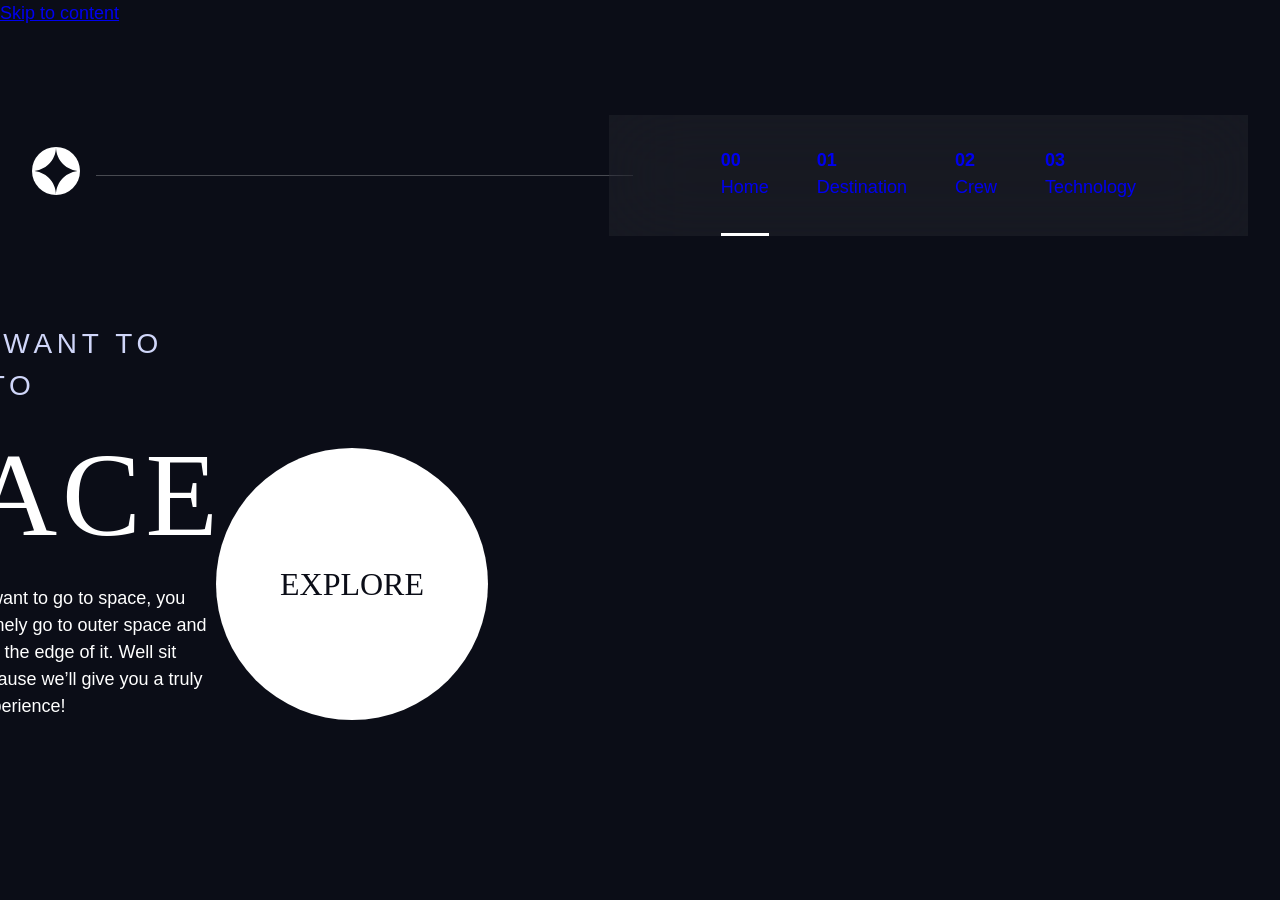
<file: index.html>
<!DOCTYPE html>
<html lang="en">
<head>
    <meta charset="UTF-8">
    <meta name="viewport" content="width=device-width, initial-scale=1.0">
    <title>Space Tourism | Home</title>
    <link rel="stylesheet" href="css/styles.css">
</head>
<body class="home-bg">

    <a href="#main-content" class="skip-link">Skip to content</a>

    <header class="primary-header flex">
        <div class="logo">
            <svg xmlns="http://www.w3.org/2000/svg" width="48" height="48"><g fill="none" fill-rule="evenodd"><circle cx="24" cy="24" r="24" fill="#FFF"/><path fill="#0B0D17" d="M24 0c0 13.255-10.745 24-24 24 13.255 0 24 10.745 24 24 0-13.255 10.745-24 24-24-13.255 0-24-10.745-24-24z"/></g></svg>
        </div>
        
        <button class="mobile-nav-toggle" aria-controls="primary-navigation" aria-expanded="false">
            <span class="sr-only">Menu</span>
        </button>

        <nav>
            <ul id="primary-navigation" class="primary-navigation underline-indicators flex">
                <li class="active"><a href="index.html"><span>00</span> Home</a></li>
                <li><a href="destination-moon.html"><span>01</span> Destination</a></li>
                <li><a href="crew-commander.html"><span>02</span> Crew</a></li>
                <li><a href="tech-capsule.html"><span>03</span> Technology</a></li>
            </ul>
        </nav>
    </header>

    <main id="main-content" class="grid-container grid-container--home">
        <div class="flow">
            <h1 class="text-accent fs-500 ff-sans-cond uppercase letter-spacing-1">So, you want to travel to
                <span class="d-block fs-900 ff-serif text-white">Space</span>
            </h1>
            <p>Let’s face it; if you want to go to space, you might as well genuinely go to outer space and not hover kind of on the edge of it. Well sit back, and relax because we’ll give you a truly out of this world experience!</p>
        </div>
        
        <div class="explore-container">
            <a href="destination-moon.html" class="large-button ff-serif uppercase text-dark bg-white">Explore</a>
        </div>
    </main>

    <script src="js/main.js"></script>
</body>
</html>
</file>
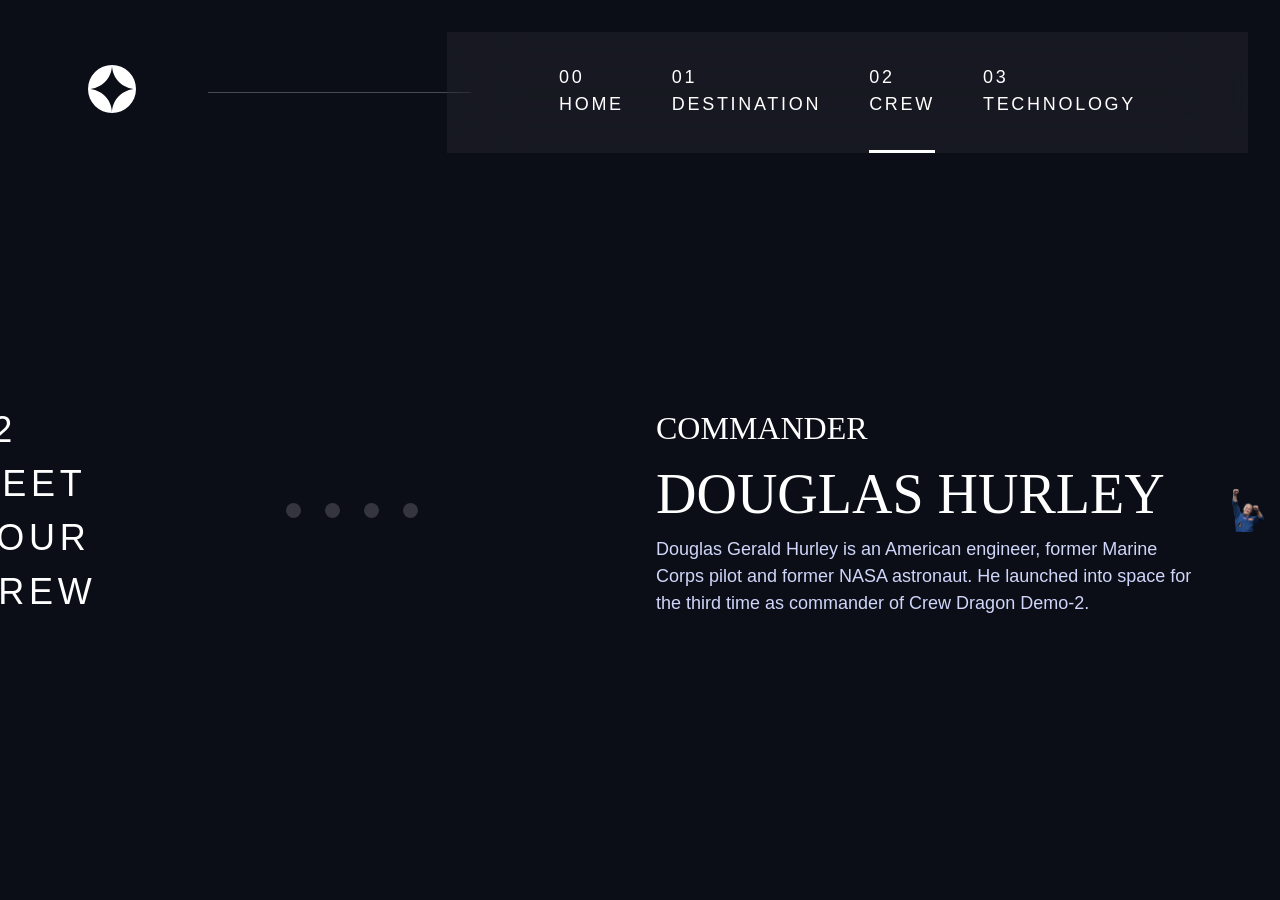
<file: crew-commander.html>
<!DOCTYPE html>
<html lang="en">
<head>
  <meta charset="UTF-8">
  <meta name="viewport" content="width=device-width, initial-scale=1.0">
  <link rel="icon" type="image/png" sizes="32x32" href="./assets/favicon-32x32.png">
  <link rel="stylesheet" href="./css/styles.css">
  <title>Space Tourism | Crew - Commander</title>
</head>
<body class="crew-page">
  <header class="primary-header flex">
    <div class="logo-container">
      <svg xmlns="http://www.w3.org/2000/svg" width="48" height="48" viewBox="0 0 48 48"><g fill="none" fill-rule="evenodd"><circle cx="24" cy="24" r="24" fill="#FFF"/><path fill="#0B0D17" d="M24 0c0 13.255-10.745 24-24 24 13.255 0 24 10.745 24 24 0-13.255 10.745-24 24-24-13.255 0-24-10.745-24-24z"/></g></svg>
    </div>
    <button class="mobile-nav-toggle" aria-controls="primary-navigation"><span class="sr-only">Menu</span></button>
    <nav>
      <ul id="primary-navigation" data-visible="false" class="primary-navigation underline-indicators flex">
        <li><a class="ff-sans-cond uppercase text-white letter-spacing-2" href="index.html">00 Home</a></li>
        <li><a class="ff-sans-cond uppercase text-white letter-spacing-2" href="destination-moon.html">01 Destination</a></li>
        <li class="active"><a class="ff-sans-cond uppercase text-white letter-spacing-2" href="crew-commander.html">02 Crew</a></li>
        <li><a class="ff-sans-cond uppercase text-white letter-spacing-2" href="technology-vehicle.html">03 Technology</a></li>
      </ul>
    </nav>
  </header>

  <main id="main-content" class="grid-container grid-container--crew">
    <h1 class="numbered-title ff-sans-cond uppercase letter-spacing-1"><span aria-hidden="true">02</span> Meet your crew</h1>

    <div class="dot-indicators flex" role="navigation" aria-label="Crew member list">
    <a href="crew-commander.html" class="dot" aria-label="The commander">
        <span class="sr-only">The commander</span>
    </a>
    <a href="crew-specialist.html" class="dot" aria-label="The mission specialist">
        <span class="sr-only">The mission specialist</span>
    </a>
    <a href="crew-pilot.html" class="dot" aria-label="The pilot">
        <span class="sr-only">The pilot</span>
    </a>
    <a href="crew-engineer.html" class="dot" aria-label="The flight engineer">
        <span class="sr-only">The flight engineer</span>
    </a>
</div>

    <article class="crew-details">
      <header>
        <h2 class="fs-600 ff-serif uppercase opacity-50">Commander</h2>
        <p class="fs-700 uppercase ff-serif">Douglas Hurley</p>
      </header>
      <p class="text-accent">Douglas Gerald Hurley is an American engineer, former Marine Corps pilot and former NASA astronaut. He launched into space for the third time as commander of Crew Dragon Demo-2.</p>
    </article>

    <picture>
      <source srcset="./assets/crew/image-douglas-hurley.webp" type="image/webp">
      <img src="./assets/crew/image-douglas-hurley.png" alt="Douglas Hurley">
    </picture>
  </main>

  <script src="./js/navigation.js"></script>
   <script src="./js/main.js"></script>
</body>
</html>
</file>
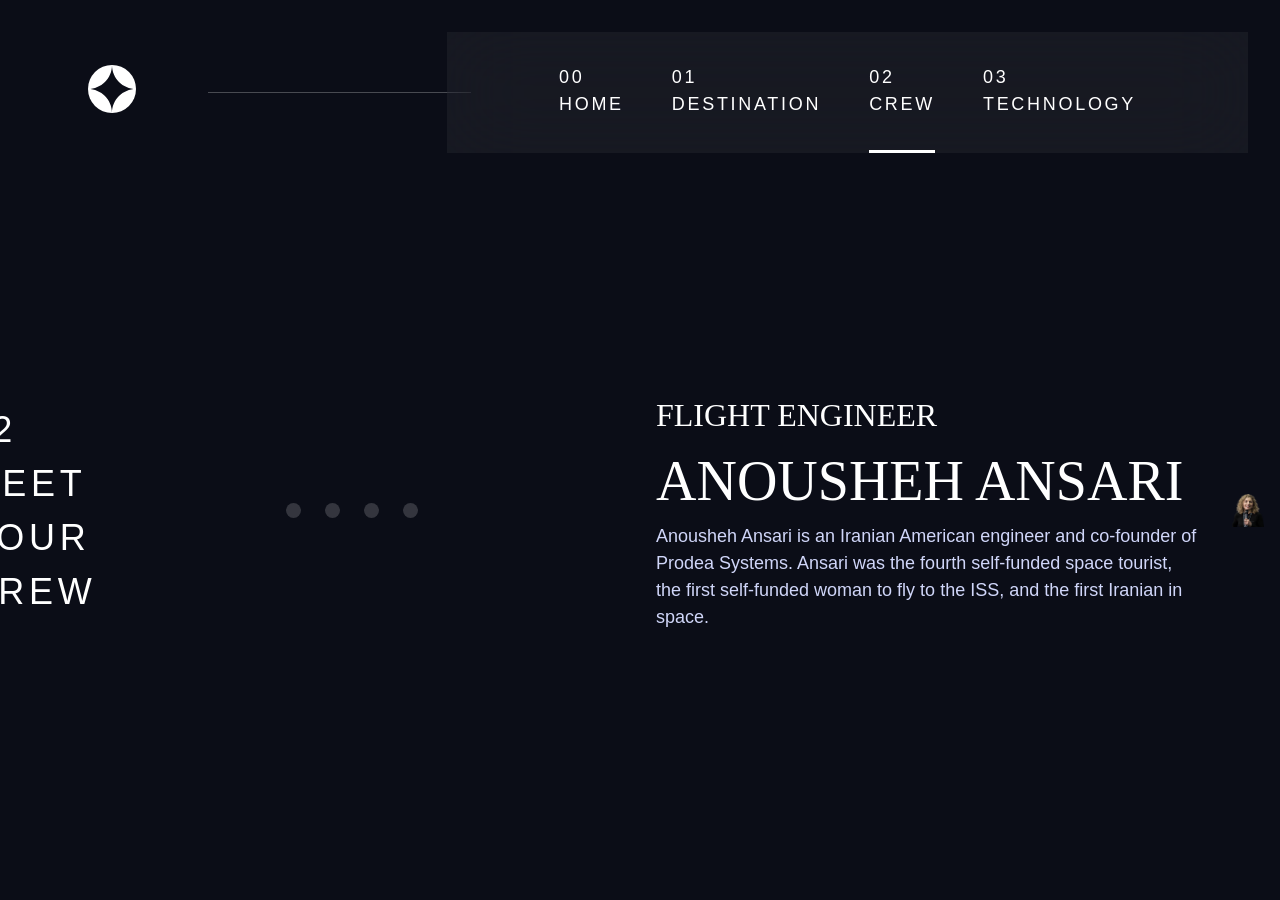
<file: crew-engineer.html>
<!DOCTYPE html>
<html lang="en">
<head>
  <meta charset="UTF-8">
  <meta name="viewport" content="width=device-width, initial-scale=1.0">
  <link rel="icon" type="image/png" sizes="32x32" href="./assets/favicon-32x32.png">
  <link rel="stylesheet" href="./css/styles.css">
  <title>Space Tourism | Crew - Flight Engineer</title>
</head>
<body class="crew-page">
  <header class="primary-header flex">
    <div class="logo-container">
      <svg xmlns="http://www.w3.org/2000/svg" width="48" height="48" viewBox="0 0 48 48"><g fill="none" fill-rule="evenodd"><circle cx="24" cy="24" r="24" fill="#FFF"/><path fill="#0B0D17" d="M24 0c0 13.255-10.745 24-24 24 13.255 0 24 10.745 24 24 0-13.255 10.745-24 24-24-13.255 0-24-10.745-24-24z"/></g></svg>
    </div>
    <button class="mobile-nav-toggle" aria-controls="primary-navigation"><span class="sr-only">Menu</span></button>
    <nav>
      <ul id="primary-navigation" data-visible="false" class="primary-navigation underline-indicators flex">
        <li><a class="ff-sans-cond uppercase text-white letter-spacing-2" href="index.html">00 Home</a></li>
        <li><a class="ff-sans-cond uppercase text-white letter-spacing-2" href="destination-moon.html">01 Destination</a></li>
        <li class="active"><a class="ff-sans-cond uppercase text-white letter-spacing-2" href="crew-commander.html">02 Crew</a></li>
        <li><a class="ff-sans-cond uppercase text-white letter-spacing-2" href="technology-vehicle.html">03 Technology</a></li>
      </ul>
    </nav>
  </header>

  <main id="main-content" class="grid-container grid-container--crew">
    <h1 class="numbered-title ff-sans-cond uppercase letter-spacing-1"><span aria-hidden="true">02</span> Meet your crew</h1>

    <div class="dot-indicators flex" role="navigation" aria-label="Crew member list">
    <a href="crew-commander.html" class="dot" aria-label="The commander">
        <span class="sr-only">The commander</span>
    </a>
    <a href="crew-specialist.html" class="dot" aria-label="The mission specialist">
        <span class="sr-only">The mission specialist</span>
    </a>
    <a href="crew-pilot.html" class="dot" aria-label="The pilot">
        <span class="sr-only">The pilot</span>
    </a>
    <a href="crew-engineer.html" class="dot" aria-label="The flight engineer">
        <span class="sr-only">The flight engineer</span>
    </a>
</div>

    <article class="crew-details">
      <header>
        <h2 class="fs-600 ff-serif uppercase opacity-50">Flight Engineer</h2>
        <p class="fs-700 uppercase ff-serif">Anousheh Ansari</p>
      </header>
      <p class="text-accent">Anousheh Ansari is an Iranian American engineer and co-founder of Prodea Systems. Ansari was the fourth self-funded space tourist, the first self-funded woman to fly to the ISS, and the first Iranian in space.</p>
    </article>

    <picture>
      <source srcset="./assets/crew/image-anousheh-ansari.webp" type="image/webp">
      <img src="./assets/crew/image-anousheh-ansari.png" alt="Anousheh Ansari">
    </picture>
  </main>

  <script src="./js/navigation.js"></script>
</body>
</html>
</file>
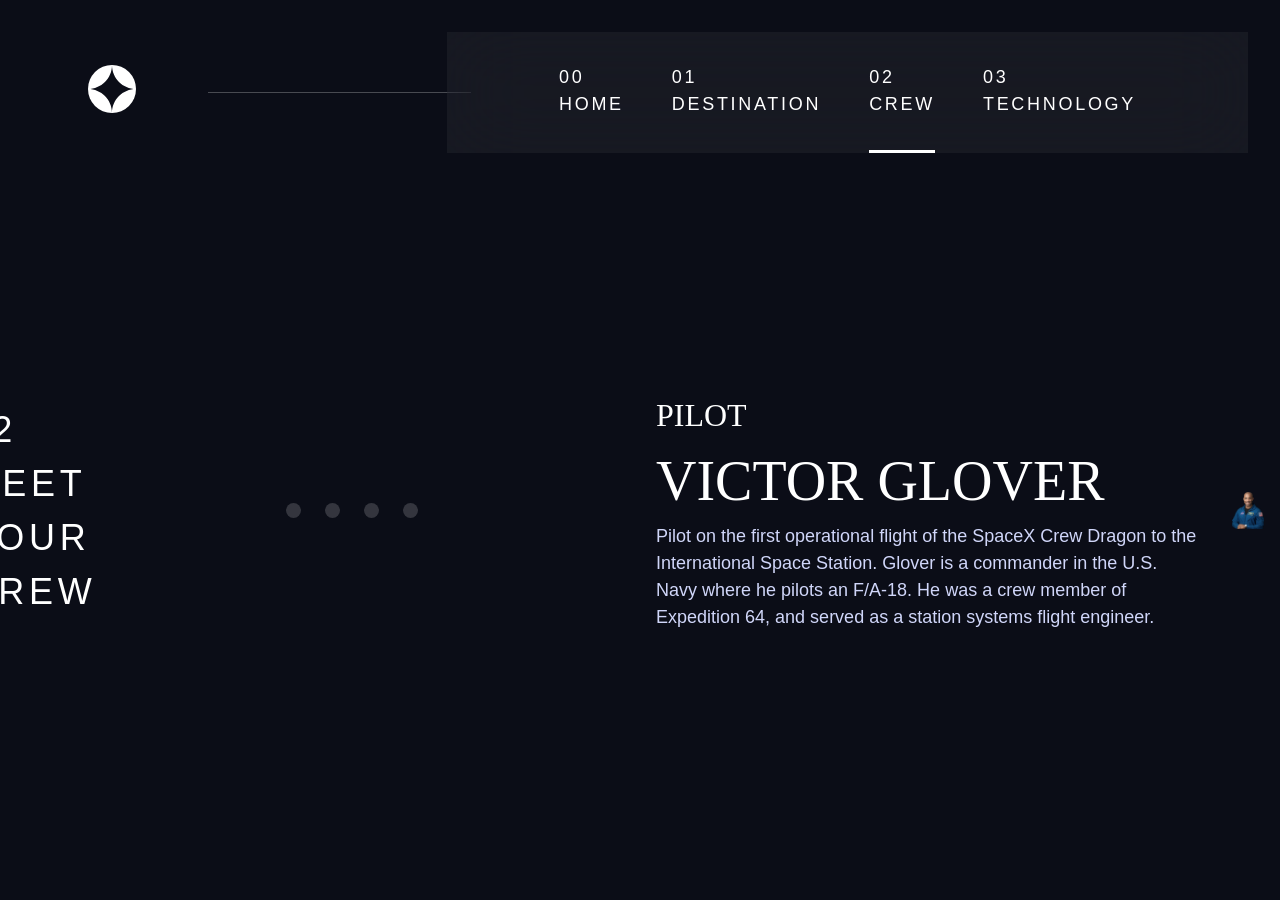
<file: crew-pilot.html>
<!DOCTYPE html>
<html lang="en">
<head>
  <meta charset="UTF-8">
  <meta name="viewport" content="width=device-width, initial-scale=1.0">
  <link rel="icon" type="image/png" sizes="32x32" href="./assets/favicon-32x32.png">
  <link rel="stylesheet" href="./css/styles.css">
  <title>Space Tourism | Crew - Pilot</title>
</head>
<body class="crew-page">
  <header class="primary-header flex">
    <div class="logo-container">
      <svg xmlns="http://www.w3.org/2000/svg" width="48" height="48" viewBox="0 0 48 48"><g fill="none" fill-rule="evenodd"><circle cx="24" cy="24" r="24" fill="#FFF"/><path fill="#0B0D17" d="M24 0c0 13.255-10.745 24-24 24 13.255 0 24 10.745 24 24 0-13.255 10.745-24 24-24-13.255 0-24-10.745-24-24z"/></g></svg>
    </div>
    <button class="mobile-nav-toggle" aria-controls="primary-navigation"><span class="sr-only">Menu</span></button>
    <nav>
      <ul id="primary-navigation" data-visible="false" class="primary-navigation underline-indicators flex">
        <li><a class="ff-sans-cond uppercase text-white letter-spacing-2" href="index.html">00 Home</a></li>
        <li><a class="ff-sans-cond uppercase text-white letter-spacing-2" href="destination-moon.html">01 Destination</a></li>
        <li class="active"><a class="ff-sans-cond uppercase text-white letter-spacing-2" href="crew-commander.html">02 Crew</a></li>
        <li><a class="ff-sans-cond uppercase text-white letter-spacing-2" href="technology-vehicle.html">03 Technology</a></li>
      </ul>
    </nav>
  </header>

  <main id="main-content" class="grid-container grid-container--crew">
    <h1 class="numbered-title ff-sans-cond uppercase letter-spacing-1"><span aria-hidden="true">02</span> Meet your crew</h1>

    <div class="dot-indicators flex" role="navigation" aria-label="Crew member list">
    <a href="crew-commander.html" class="dot" aria-label="The commander">
        <span class="sr-only">The commander</span>
    </a>
    <a href="crew-specialist.html" class="dot" aria-label="The mission specialist">
        <span class="sr-only">The mission specialist</span>
    </a>
    <a href="crew-pilot.html" class="dot" aria-label="The pilot">
        <span class="sr-only">The pilot</span>
    </a>
    <a href="crew-engineer.html" class="dot" aria-label="The flight engineer">
        <span class="sr-only">The flight engineer</span>
    </a>
</div>
    <article class="crew-details">
      <header>
        <h2 class="fs-600 ff-serif uppercase opacity-50">Pilot</h2>
        <p class="fs-700 uppercase ff-serif">Victor Glover</p>
      </header>
      <p class="text-accent">Pilot on the first operational flight of the SpaceX Crew Dragon to the International Space Station. Glover is a commander in the U.S. Navy where he pilots an F/A-18. He was a crew member of Expedition 64, and served as a station systems flight engineer.</p>
    </article>

    <picture>
      <source srcset="./assets/crew/image-victor-glover.webp" type="image/webp">
      <img src="./assets/crew/image-victor-glover.png" alt="Victor Glover">
    </picture>
  </main>

  <script src="./js/navigation.js"></script>
</body>
</html>
</file>
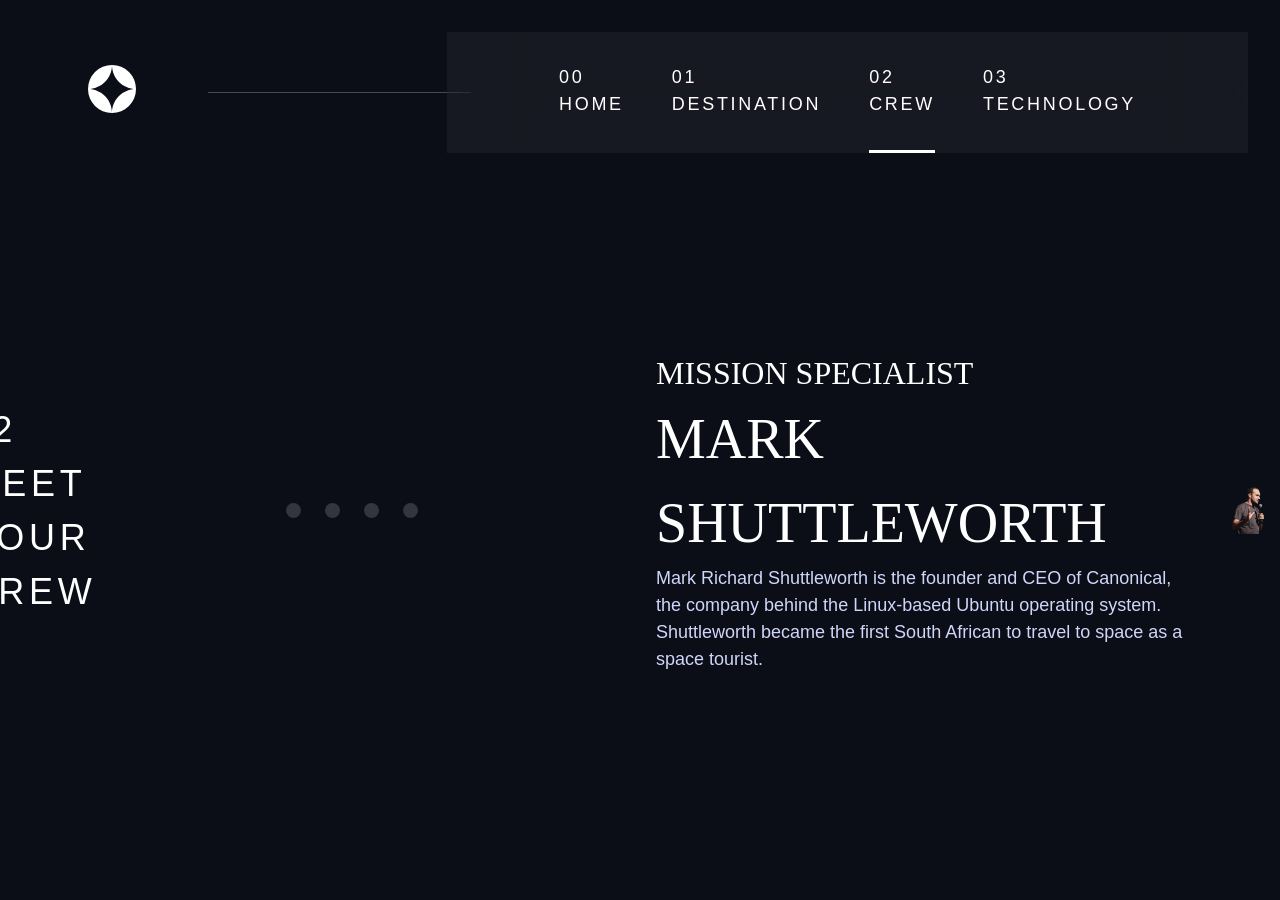
<file: crew-specialist.html>
<!DOCTYPE html>
<html lang="en">
<head>
  <meta charset="UTF-8">
  <meta name="viewport" content="width=device-width, initial-scale=1.0">
  <link rel="icon" type="image/png" sizes="32x32" href="./assets/favicon-32x32.png">
  <link rel="stylesheet" href="./css/styles.css">
  <title>Space Tourism | Crew - Mission Specialist</title>
</head>
<body class="crew-page">
  <header class="primary-header flex">
    <div class="logo-container">
      <svg xmlns="http://www.w3.org/2000/svg" width="48" height="48" viewBox="0 0 48 48"><g fill="none" fill-rule="evenodd"><circle cx="24" cy="24" r="24" fill="#FFF"/><path fill="#0B0D17" d="M24 0c0 13.255-10.745 24-24 24 13.255 0 24 10.745 24 24 0-13.255 10.745-24 24-24-13.255 0-24-10.745-24-24z"/></g></svg>
    </div>
    <button class="mobile-nav-toggle" aria-controls="primary-navigation"><span class="sr-only">Menu</span></button>
    <nav>
      <ul id="primary-navigation" data-visible="false" class="primary-navigation underline-indicators flex">
        <li><a class="ff-sans-cond uppercase text-white letter-spacing-2" href="index.html">00 Home</a></li>
        <li><a class="ff-sans-cond uppercase text-white letter-spacing-2" href="destination-moon.html">01 Destination</a></li>
        <li class="active"><a class="ff-sans-cond uppercase text-white letter-spacing-2" href="crew-commander.html">02 Crew</a></li>
        <li><a class="ff-sans-cond uppercase text-white letter-spacing-2" href="technology-vehicle.html">03 Technology</a></li>
      </ul>
    </nav>
  </header>

  <main id="main-content" class="grid-container grid-container--crew">
    <h1 class="numbered-title ff-sans-cond uppercase letter-spacing-1"><span aria-hidden="true">02</span> Meet your crew</h1>

    <div class="dot-indicators flex" role="navigation" aria-label="Crew member list">
    <a href="crew-commander.html" class="dot" aria-label="The commander">
        <span class="sr-only">The commander</span>
    </a>
    <a href="crew-specialist.html" class="dot" aria-label="The mission specialist">
        <span class="sr-only">The mission specialist</span>
    </a>
    <a href="crew-pilot.html" class="dot" aria-label="The pilot">
        <span class="sr-only">The pilot</span>
    </a>
    <a href="crew-engineer.html" class="dot" aria-label="The flight engineer">
        <span class="sr-only">The flight engineer</span>
    </a>
</div>
    <article class="crew-details">
      <header>
        <h2 class="fs-600 ff-serif uppercase opacity-50">Mission Specialist</h2>
        <p class="fs-700 uppercase ff-serif">Mark Shuttleworth</p>
      </header>
      <p class="text-accent">Mark Richard Shuttleworth is the founder and CEO of Canonical, the company behind the Linux-based Ubuntu operating system. Shuttleworth became the first South African to travel to space as a space tourist.</p>
    </article>

    <picture>
      <source srcset="./assets/crew/image-mark-shuttleworth.webp" type="image/webp">
      <img src="./assets/crew/image-mark-shuttleworth.png" alt="Mark Shuttleworth">
    </picture>
  </main>

  <script src="./js/navigation.js"></script>
</body>
</html>
</file>
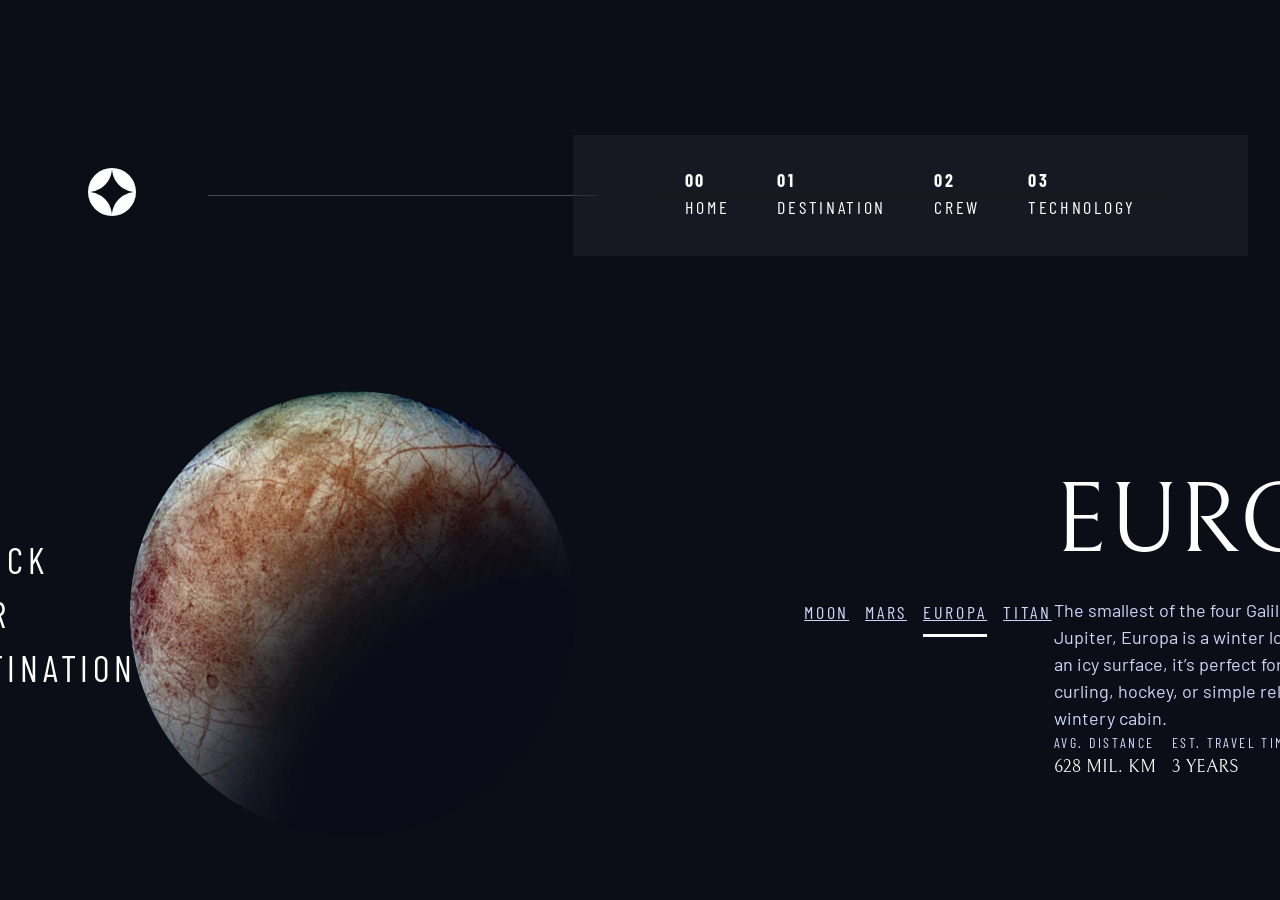
<file: destination-europa.html>
<!DOCTYPE html>
<html lang="en">
<head>
  <meta charset="UTF-8">
  <meta name="viewport" content="width=device-width, initial-scale=1.0">
  <link rel="icon" type="image/png" sizes="32x32" href="./assets/favicon-32x32.png">
  
  <link rel="preconnect" href="https://fonts.googleapis.com">
  <link rel="preconnect" href="https://fonts.gstatic.com" crossorigin>
  <link href="https://fonts.googleapis.com/css2?family=Barlow+Condensed:wght@400;700&family=Barlow:wght@400;700&family=Bellefair&display=swap" rel="stylesheet">
  
  <link rel="stylesheet" href="./css/styles.css">
  <title>Space Tourism | Destination - Europa</title>
</head>
<body class="destination-page">
  <a class="skip-to-content" href="#main-content"></a>

  <header class="primary-header flex">
    <div class="logo-container">
      <svg xmlns="http://www.w3.org/2000/svg" width="48" height="48" viewBox="0 0 48 48">
        <g fill="none" fill-rule="evenodd">
          <circle cx="24" cy="24" r="24" fill="#FFF"/>
          <path fill="#0B0D17" d="M24 0c0 13.255-10.745 24-24 24 13.255 0 24 10.745 24 24 0-13.255 10.745-24 24-24-13.255 0-24-10.745-24-24z"/>
        </g>
      </svg>
    </div>

    <button class="mobile-nav-toggle" aria-controls="primary-navigation">
      <span class="sr-only" aria-expanded="false">Menu</span>
    </button>

    <nav>
      <ul id="primary-navigation" data-visible="false" class="primary-navigation underline-indicators flex">
        <li>
          <a class="ff-sans-cond uppercase text-white letter-spacing-2" href="index.html">
            <span aria-hidden="true">00</span> Home
          </a>
        </li>
        <li class="active">
          <a class="ff-sans-cond uppercase text-white letter-spacing-2" href="destination-moon.html">
            <span aria-hidden="true">01</span> Destination
          </a>
        </li>
        <li>
          <a class="ff-sans-cond uppercase text-white letter-spacing-2" href="crew-commander.html">
            <span aria-hidden="true">02</span> Crew
          </a>
        </li>
        <li>
          <a class="ff-sans-cond uppercase text-white letter-spacing-2" href="technology-vehicle.html">
            <span aria-hidden="true">03</span> Technology
          </a>
        </li>
      </ul>
    </nav>
  </header>

  <main id="main-content" class="grid-container grid-container--destination">
    <h1 class="numbered-title ff-sans-cond uppercase letter-spacing-1">
      <span aria-hidden="true">01</span> Pick your destination
    </h1>

    <picture id="europa-image">
      <source srcset="./assets/destination/image-europa.webp" type="image/webp">
      <img src="./assets/destination/image-europa.png" alt="the moon europa">
    </picture>

    <div class="tab-list underline-indicators flex" role="tablist" aria-label="destination list">
      <a href="destination-moon.html" aria-selected="false" class="uppercase ff-sans-cond text-accent letter-spacing-2">Moon</a>
      <a href="destination-mars.html" aria-selected="false" class="uppercase ff-sans-cond text-accent letter-spacing-2">Mars</a>
      <a href="destination-europa.html" aria-selected="true" class="uppercase ff-sans-cond text-accent letter-spacing-2">Europa</a>
      <a href="destination-titan.html" aria-selected="false" class="uppercase ff-sans-cond text-accent letter-spacing-2">Titan</a>
    </div>

    <article class="destination-info" id="europa-panel" role="tabpanel" tabindex="0">
      <h2 class="fs-800 uppercase ff-serif">Europa</h2>

      <p class="text-accent">
        The smallest of the four Galilean moons orbiting Jupiter, Europa is a 
        winter lover’s dream. With an icy surface, it’s perfect for a bit of 
        ice skating, curling, hockey, or simple relaxation in your snug 
        wintery cabin.
      </p>

      <div class="destination-meta flex">
        <div>
          <h3 class="text-accent fs-200 uppercase ff-sans-cond letter-spacing-3">Avg. distance</h3>
          <p class="ff-serif uppercase">628 mil. km</p>
        </div>
        <div>
          <h3 class="text-accent fs-200 uppercase ff-sans-cond letter-spacing-3">Est. travel time</h3>
          <p class="ff-serif uppercase">3 years</p>
        </div>
      </div>
    </article>
  </main>

  <script src="./js/navigation.js"></script>
  <script src="./js/main.js"></script>
</body>
</html>
</file>
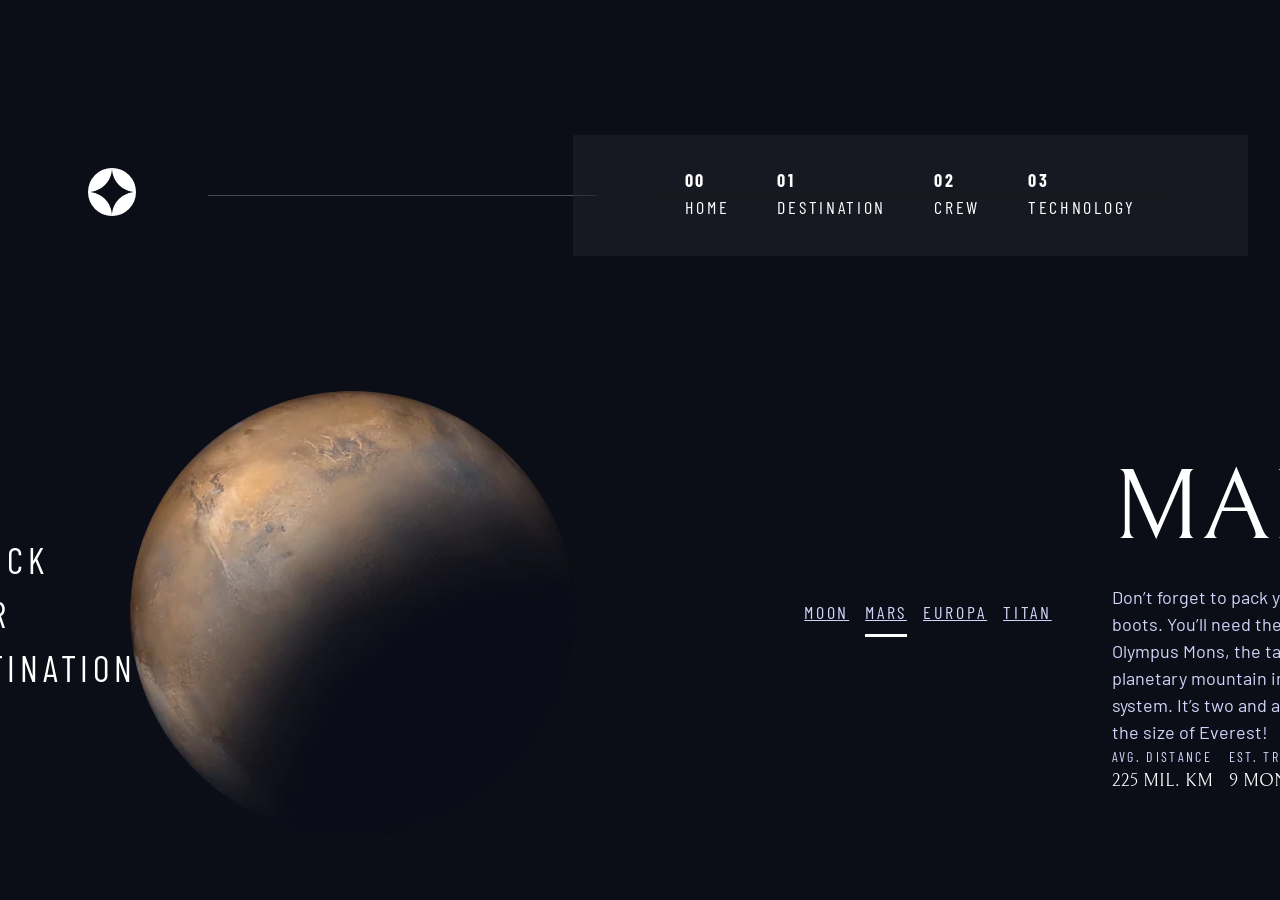
<file: destination-mars.html>
<!DOCTYPE html>
<html lang="en">
<head>
  <meta charset="UTF-8">
  <meta name="viewport" content="width=device-width, initial-scale=1.0">
  <link rel="icon" type="image/png" sizes="32x32" href="./assets/favicon-32x32.png">
  
  <link rel="preconnect" href="https://fonts.googleapis.com">
  <link rel="preconnect" href="https://fonts.gstatic.com" crossorigin>
  <link href="https://fonts.googleapis.com/css2?family=Barlow+Condensed:wght@400;700&family=Barlow:wght@400;700&family=Bellefair&display=swap" rel="stylesheet">
  
  <link rel="stylesheet" href="./css/styles.css">
  <title>Space Tourism | Destination - Mars</title>
</head>
<body class="destination-page">
  <a class="skip-to-content" href="#main-content"></a>

  <header class="primary-header flex">
    <div class="logo-container">
      <svg xmlns="http://www.w3.org/2000/svg" width="48" height="48" viewBox="0 0 48 48">
        <g fill="none" fill-rule="evenodd">
          <circle cx="24" cy="24" r="24" fill="#FFF"/>
          <path fill="#0B0D17" d="M24 0c0 13.255-10.745 24-24 24 13.255 0 24 10.745 24 24 0-13.255 10.745-24 24-24-13.255 0-24-10.745-24-24z"/>
        </g>
      </svg>
    </div>

    <button class="mobile-nav-toggle" aria-controls="primary-navigation">
      <span class="sr-only" aria-expanded="false">Menu</span>
    </button>

    <nav>
      <ul id="primary-navigation" data-visible="false" class="primary-navigation underline-indicators flex">
        <li>
          <a class="ff-sans-cond uppercase text-white letter-spacing-2" href="index.html">
            <span aria-hidden="true">00</span> Home
          </a>
        </li>
        <li class="active">
          <a class="ff-sans-cond uppercase text-white letter-spacing-2" href="destination-moon.html">
            <span aria-hidden="true">01</span> Destination
          </a>
        </li>
        <li>
          <a class="ff-sans-cond uppercase text-white letter-spacing-2" href="crew-commander.html">
            <span aria-hidden="true">02</span> Crew
          </a>
        </li>
        <li>
          <a class="ff-sans-cond uppercase text-white letter-spacing-2" href="technology-vehicle.html">
            <span aria-hidden="true">03</span> Technology
          </a>
        </li>
      </ul>
    </nav>
  </header>

  <main id="main-content" class="grid-container grid-container--destination">
    <h1 class="numbered-title ff-sans-cond uppercase letter-spacing-1">
      <span aria-hidden="true">01</span> Pick your destination
    </h1>

    <picture id="mars-image">
      <source srcset="./assets/destination/image-mars.webp" type="image/webp">
      <img src="./assets/destination/image-mars.png" alt="the planet mars">
    </picture>

    <div class="tab-list underline-indicators flex" role="tablist" aria-label="destination list">
      <a href="destination-moon.html" aria-selected="false" class="uppercase ff-sans-cond text-accent letter-spacing-2">Moon</a>
      <a href="destination-mars.html" aria-selected="true" class="uppercase ff-sans-cond text-accent letter-spacing-2">Mars</a>
      <a href="destination-europa.html" aria-selected="false" class="uppercase ff-sans-cond text-accent letter-spacing-2">Europa</a>
      <a href="destination-titan.html" aria-selected="false" class="uppercase ff-sans-cond text-accent letter-spacing-2">Titan</a>
    </div>

    <article class="destination-info" id="mars-panel" role="tabpanel" tabindex="0">
      <h2 class="fs-800 uppercase ff-serif">Mars</h2>

      <p class="text-accent">
        Don’t forget to pack your hiking boots. You’ll need them to tackle Olympus Mons, 
        the tallest planetary mountain in our solar system. It’s two and a half times 
        the size of Everest!
      </p>

      <div class="destination-meta flex">
        <div>
          <h3 class="text-accent fs-200 uppercase ff-sans-cond letter-spacing-3">Avg. distance</h3>
          <p class="ff-serif uppercase">225 mil. km</p>
        </div>
        <div>
          <h3 class="text-accent fs-200 uppercase ff-sans-cond letter-spacing-3">Est. travel time</h3>
          <p class="ff-serif uppercase">9 months</p>
        </div>
      </div>
    </article>
  </main>

  <script src="./js/navigation.js"></script>
  <script src="./js/main.js"></script>
</body>
</html>
</file>
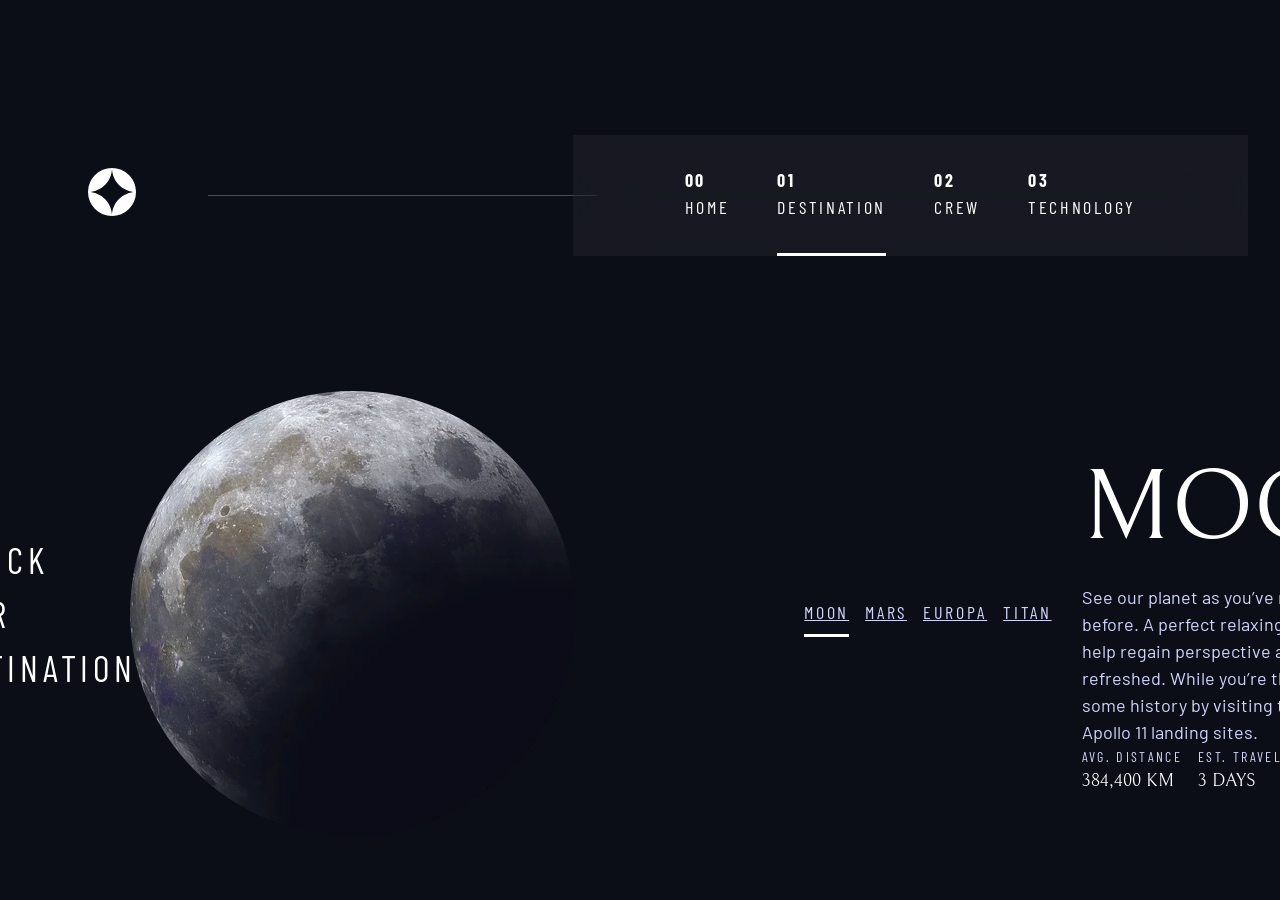
<file: destination-moon.html>
<!DOCTYPE html>
<html lang="en">
<head>
  <meta charset="UTF-8">
  <meta name="viewport" content="width=device-width, initial-scale=1.0">
  <link rel="icon" type="image/png" sizes="32x32" href="./assets/favicon-32x32.png">
  
  <link rel="preconnect" href="https://fonts.googleapis.com">
  <link rel="preconnect" href="https://fonts.gstatic.com" crossorigin>
  <link href="https://fonts.googleapis.com/css2?family=Barlow+Condensed:wght@400;700&family=Barlow:wght@400;700&family=Bellefair&display=swap" rel="stylesheet">
  
  <link rel="stylesheet" href="./css/styles.css">
  <title>Space Tourism | Destination - Moon</title>
</head>
<body class="destination-page">
  <a class="skip-to-content" href="#main-content"></a>

  <header class="primary-header flex">
    <div class="logo-container">
      <svg xmlns="http://www.w3.org/2000/svg" width="48" height="48" viewBox="0 0 48 48">
        <g fill="none" fill-rule="evenodd">
          <circle cx="24" cy="24" r="24" fill="#FFF"/>
          <path fill="#0B0D17" d="M24 0c0 13.255-10.745 24-24 24 13.255 0 24 10.745 24 24 0-13.255 10.745-24 24-24-13.255 0-24-10.745-24-24z"/>
        </g>
      </svg>
    </div>

    <button class="mobile-nav-toggle" aria-controls="primary-navigation">
      <span class="sr-only" aria-expanded="false">Menu</span>
    </button>

    <nav>
      <ul id="primary-navigation" data-visible="false" class="primary-navigation underline-indicators flex">
        <li>
          <a class="ff-sans-cond uppercase text-white letter-spacing-2" href="index.html">
            <span aria-hidden="true">00</span> Home
          </a>
        </li>
        <li class="active">
          <a class="ff-sans-cond uppercase text-white letter-spacing-2" href="destination-moon.html">
            <span aria-hidden="true">01</span> Destination
          </a>
        </li>
        <li>
          <a class="ff-sans-cond uppercase text-white letter-spacing-2" href="crew-commander.html">
            <span aria-hidden="true">02</span> Crew
          </a>
        </li>
        <li>
          <a class="ff-sans-cond uppercase text-white letter-spacing-2" href="technology-vehicle.html">
            <span aria-hidden="true">03</span> Technology
          </a>
        </li>
      </ul>
    </nav>
  </header>

  <main id="main-content" class="grid-container grid-container--destination">
    <h1 class="numbered-title ff-sans-cond uppercase letter-spacing-1">
      <span aria-hidden="true">01</span> Pick your destination
    </h1>

    <picture id="moon-image">
      <source srcset="./assets/destination/image-moon.webp" type="image/webp">
      <img src="./assets/destination/image-moon.png" alt="the moon">
    </picture>

    <div class="tab-list underline-indicators flex" role="tablist" aria-label="destination list">
      <a href="destination-moon.html" aria-selected="true" class="uppercase ff-sans-cond text-accent letter-spacing-2">Moon</a>
      <a href="destination-mars.html" aria-selected="false" class="uppercase ff-sans-cond text-accent letter-spacing-2">Mars</a>
      <a href="destination-europa.html" aria-selected="false" class="uppercase ff-sans-cond text-accent letter-spacing-2">Europa</a>
      <a href="destination-titan.html" aria-selected="false" class="uppercase ff-sans-cond text-accent letter-spacing-2">Titan</a>
    </div>

    <article class="destination-info" id="moon-panel" role="tabpanel" tabindex="0">
      <h2 class="fs-800 uppercase ff-serif">Moon</h2>

      <p class="text-accent">
        See our planet as you’ve never seen it before. A perfect relaxing trip away to help 
        regain perspective and come back refreshed. While you’re there, take in some history 
        by visiting the Luna 2 and Apollo 11 landing sites.
      </p>

      <div class="destination-meta flex">
        <div>
          <h3 class="text-accent fs-200 uppercase ff-sans-cond letter-spacing-3">Avg. distance</h3>
          <p class="ff-serif uppercase">384,400 km</p>
        </div>
        <div>
          <h3 class="text-accent fs-200 uppercase ff-sans-cond letter-spacing-3">Est. travel time</h3>
          <p class="ff-serif uppercase">3 days</p>
        </div>
      </div>
    </article>
  </main>

  <script src="./js/navigation.js"></script>
  <script src="./js/main.js"></script>
</body>
</html>
</file>
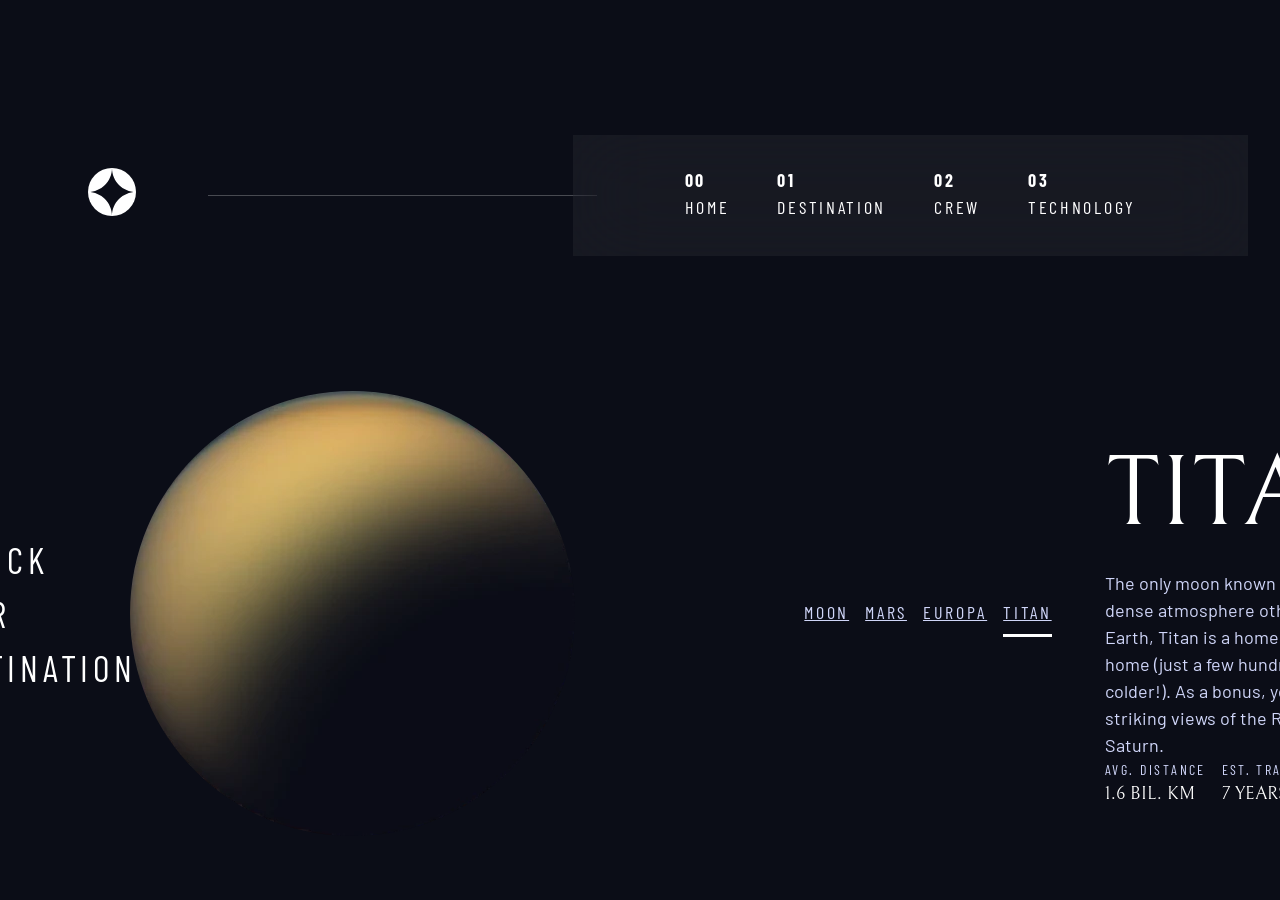
<file: destination-titan.html>
<!DOCTYPE html>
<html lang="en">
<head>
  <meta charset="UTF-8">
  <meta name="viewport" content="width=device-width, initial-scale=1.0">
  <link rel="icon" type="image/png" sizes="32x32" href="./assets/favicon-32x32.png">
  
  <link rel="preconnect" href="https://fonts.googleapis.com">
  <link rel="preconnect" href="https://fonts.gstatic.com" crossorigin>
  <link href="https://fonts.googleapis.com/css2?family=Barlow+Condensed:wght@400;700&family=Barlow:wght@400;700&family=Bellefair&display=swap" rel="stylesheet">
  
  <link rel="stylesheet" href="./css/styles.css">
  <title>Space Tourism | Destination - Titan</title>
</head>
<body class="destination-page">
  <a class="skip-to-content" href="#main-content"></a>

  <header class="primary-header flex">
    <div class="logo-container">
      <svg xmlns="http://www.w3.org/2000/svg" width="48" height="48" viewBox="0 0 48 48">
        <g fill="none" fill-rule="evenodd">
          <circle cx="24" cy="24" r="24" fill="#FFF"/>
          <path fill="#0B0D17" d="M24 0c0 13.255-10.745 24-24 24 13.255 0 24 10.745 24 24 0-13.255 10.745-24 24-24-13.255 0-24-10.745-24-24z"/>
        </g>
      </svg>
    </div>

    <button class="mobile-nav-toggle" aria-controls="primary-navigation">
      <span class="sr-only" aria-expanded="false">Menu</span>
    </button>

    <nav>
      <ul id="primary-navigation" data-visible="false" class="primary-navigation underline-indicators flex">
        <li>
          <a class="ff-sans-cond uppercase text-white letter-spacing-2" href="index.html">
            <span aria-hidden="true">00</span> Home
          </a>
        </li>
        <li class="active">
          <a class="ff-sans-cond uppercase text-white letter-spacing-2" href="destination-moon.html">
            <span aria-hidden="true">01</span> Destination
          </a>
        </li>
        <li>
          <a class="ff-sans-cond uppercase text-white letter-spacing-2" href="crew-commander.html">
            <span aria-hidden="true">02</span> Crew
          </a>
        </li>
        <li>
          <a class="ff-sans-cond uppercase text-white letter-spacing-2" href="technology-vehicle.html">
            <span aria-hidden="true">03</span> Technology
          </a>
        </li>
      </ul>
    </nav>
  </header>

  <main id="main-content" class="grid-container grid-container--destination">
    <h1 class="numbered-title ff-sans-cond uppercase letter-spacing-1">
      <span aria-hidden="true">01</span> Pick your destination
    </h1>

    <picture id="titan-image">
      <source srcset="./assets/destination/image-titan.webp" type="image/webp">
      <img src="./assets/destination/image-titan.png" alt="the moon titan">
    </picture>

    <div class="tab-list underline-indicators flex" role="tablist" aria-label="destination list">
      <a href="destination-moon.html" aria-selected="false" class="uppercase ff-sans-cond text-accent letter-spacing-2">Moon</a>
      <a href="destination-mars.html" aria-selected="false" class="uppercase ff-sans-cond text-accent letter-spacing-2">Mars</a>
      <a href="destination-europa.html" aria-selected="false" class="uppercase ff-sans-cond text-accent letter-spacing-2">Europa</a>
      <a href="destination-titan.html" aria-selected="true" class="uppercase ff-sans-cond text-accent letter-spacing-2">Titan</a>
    </div>

    <article class="destination-info" id="titan-panel" role="tabpanel" tabindex="0">
      <h2 class="fs-800 uppercase ff-serif">Titan</h2>

      <p class="text-accent">
        The only moon known to have a dense atmosphere other than Earth, Titan 
        is a home away from home (just a few hundred degrees colder!). As a 
        bonus, you get striking views of the Rings of Saturn.
      </p>

      <div class="destination-meta flex">
        <div>
          <h3 class="text-accent fs-200 uppercase ff-sans-cond letter-spacing-3">Avg. distance</h3>
          <p class="ff-serif uppercase">1.6 bil. km</p>
        </div>
        <div>
          <h3 class="text-accent fs-200 uppercase ff-sans-cond letter-spacing-3">Est. travel time</h3>
          <p class="ff-serif uppercase">7 years</p>
        </div>
      </div>
    </article>
  </main>

  <script src="./js/navigation.js"></script>
  <script src="./js/main.js"></script>
</body>
</html>
</file>
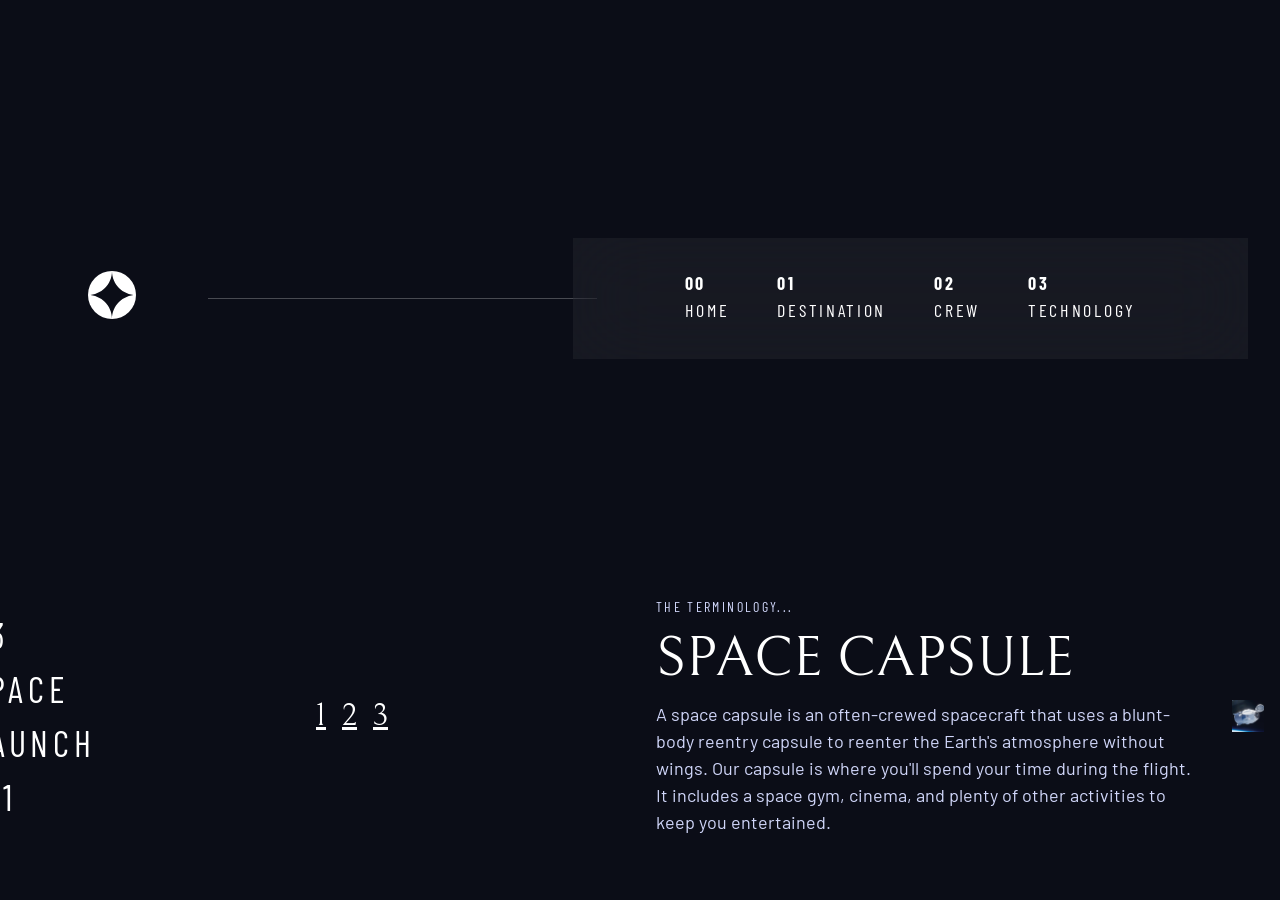
<file: technology-capsule.html>
<!DOCTYPE html>
<html lang="en">
<head>
  <meta charset="UTF-8">
  <meta name="viewport" content="width=device-width, initial-scale=1.0">
  <link rel="icon" type="image/png" sizes="32x32" href="./assets/favicon-32x32.png">
  
  <link rel="preconnect" href="https://fonts.googleapis.com">
  <link rel="preconnect" href="https://fonts.gstatic.com" crossorigin>
  <link href="https://fonts.googleapis.com/css2?family=Barlow+Condensed:wght@400;700&family=Barlow:wght@400;700&family=Bellefair&display=swap" rel="stylesheet">
  
  <link rel="stylesheet" href="./css/styles.css">
  <title>Space Tourism | Technology - Space Capsule</title>
</head>
<body class="technology-page">
  <a class="skip-to-content" href="#main-content"></a>

  <header class="primary-header flex">
    <div class="logo-container">
      <svg xmlns="http://www.w3.org/2000/svg" width="48" height="48" viewBox="0 0 48 48">
        <g fill="none" fill-rule="evenodd">
          <circle cx="24" cy="24" r="24" fill="#FFF"/>
          <path fill="#0B0D17" d="M24 0c0 13.255-10.745 24-24 24 13.255 0 24 10.745 24 24 0-13.255 10.745-24 24-24-13.255 0-24-10.745-24-24z"/>
        </g>
      </svg>
    </div>

    <button class="mobile-nav-toggle" aria-controls="primary-navigation">
      <span class="sr-only" aria-expanded="false">Menu</span>
    </button>

    <nav>
      <ul id="primary-navigation" data-visible="false" class="primary-navigation underline-indicators flex">
        <li>
          <a class="ff-sans-cond uppercase text-white letter-spacing-2" href="index.html">
            <span aria-hidden="true">00</span> Home
          </a>
        </li>
        <li>
          <a class="ff-sans-cond uppercase text-white letter-spacing-2" href="destination-moon.html">
            <span aria-hidden="true">01</span> Destination
          </a>
        </li>
        <li>
          <a class="ff-sans-cond uppercase text-white letter-spacing-2" href="crew-commander.html">
            <span aria-hidden="true">02</span> Crew
          </a>
        </li>
        <li class="active">
          <a class="ff-sans-cond uppercase text-white letter-spacing-2" href="technology-vehicle.html">
            <span aria-hidden="true">03</span> Technology
          </a>
        </li>
      </ul>
    </nav>
  </header>

  <main id="main-content" class="grid-container grid-container--technology">
    <h1 class="numbered-title ff-sans-cond uppercase letter-spacing-1">
      <span aria-hidden="true">03</span> Space launch 101
    </h1>

    <div class="number-indicators flex" role="tablist" aria-label="terminology list">
      <a href="technology-vehicle.html" aria-selected="false" class="ff-serif fs-600 bg-dark text-white">1</a>
      <a href="technology-spaceport.html" aria-selected="false" class="ff-serif fs-600 bg-dark text-white">2</a>
      <a href="technology-capsule.html" aria-selected="true" class="ff-serif fs-600 bg-dark text-white">3</a>
    </div>

    <article class="technology-details" id="capsule-panel" role="tabpanel" tabindex="0">
      <header>
        <h2 class="fs-200 ff-sans-cond uppercase letter-spacing-3 text-accent">The terminology...</h2>
        <p class="fs-700 uppercase ff-serif">Space capsule</p>
      </header>

      <p class="text-accent">
        A space capsule is an often-crewed spacecraft that uses a blunt-body reentry 
        capsule to reenter the Earth's atmosphere without wings. Our capsule is where 
        you'll spend your time during the flight. It includes a space gym, cinema, 
        and plenty of other activities to keep you entertained.
      </p>
    </article>

    <picture id="capsule-image">
      <source srcset="./assets/technology/image-space-capsule-portrait.jpg" media="(min-width: 45em)">
      <img src="./assets/technology/image-space-capsule-landscape.jpg" alt="Space capsule">
    </picture>
  </main>

  <script src="./js/navigation.js"></script>
  <script src="./js/main.js"></script>
</body>
</html>
</file>
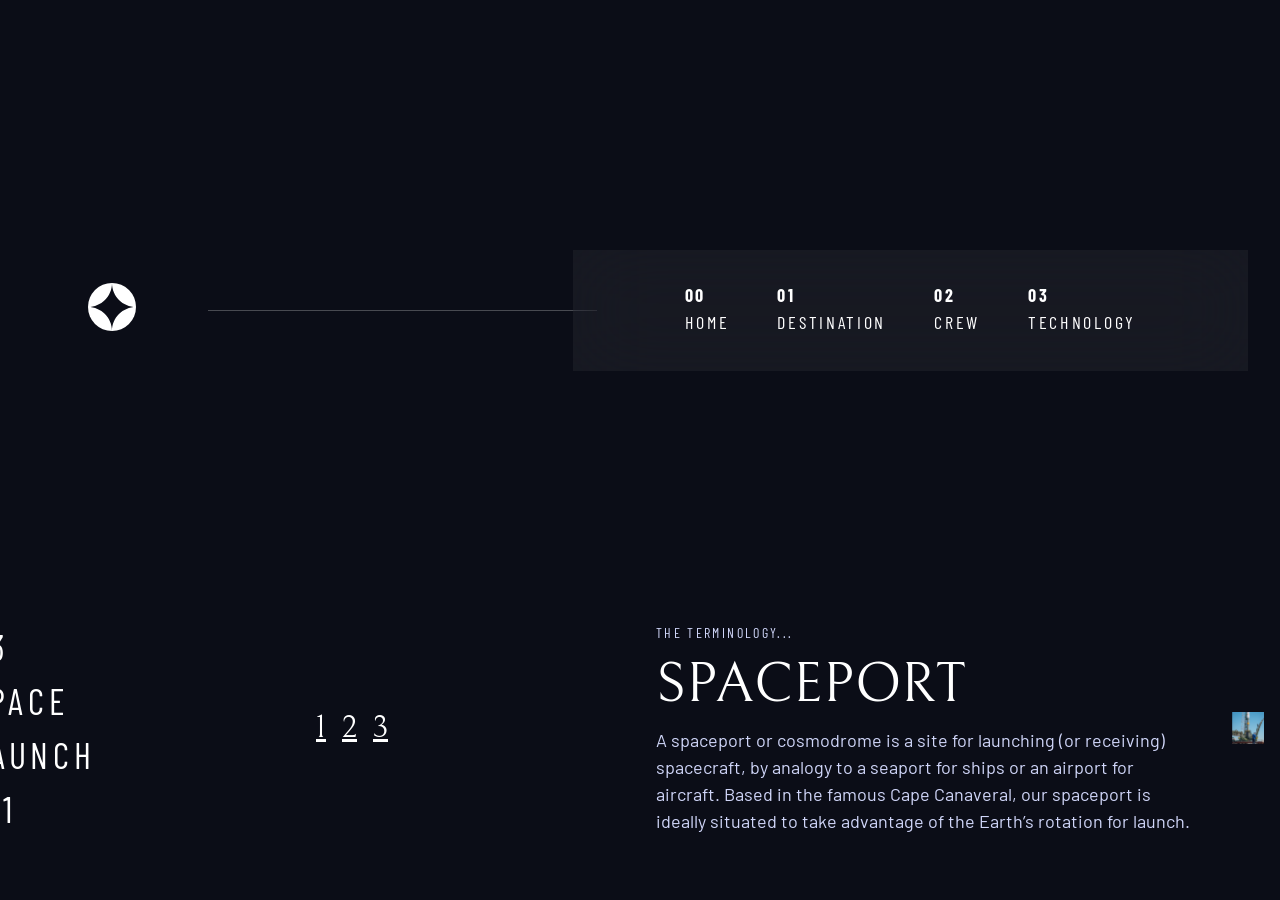
<file: technology-spaceport.html>
<!DOCTYPE html>
<html lang="en">
<head>
  <meta charset="UTF-8">
  <meta name="viewport" content="width=device-width, initial-scale=1.0">
  <link rel="icon" type="image/png" sizes="32x32" href="./assets/favicon-32x32.png">
  
  <link rel="preconnect" href="https://fonts.googleapis.com">
  <link rel="preconnect" href="https://fonts.gstatic.com" crossorigin>
  <link href="https://fonts.googleapis.com/css2?family=Barlow+Condensed:wght@400;700&family=Barlow:wght@400;700&family=Bellefair&display=swap" rel="stylesheet">
  
  <link rel="stylesheet" href="./css/styles.css">
  <title>Space Tourism | Technology - Spaceport</title>
</head>
<body class="technology-page">
  <a class="skip-to-content" href="#main-content"></a>

  <header class="primary-header flex">
    <div class="logo-container">
      <svg xmlns="http://www.w3.org/2000/svg" width="48" height="48" viewBox="0 0 48 48">
        <g fill="none" fill-rule="evenodd">
          <circle cx="24" cy="24" r="24" fill="#FFF"/>
          <path fill="#0B0D17" d="M24 0c0 13.255-10.745 24-24 24 13.255 0 24 10.745 24 24 0-13.255 10.745-24 24-24-13.255 0-24-10.745-24-24z"/>
        </g>
      </svg>
    </div>

    <button class="mobile-nav-toggle" aria-controls="primary-navigation">
      <span class="sr-only" aria-expanded="false">Menu</span>
    </button>

    <nav>
      <ul id="primary-navigation" data-visible="false" class="primary-navigation underline-indicators flex">
        <li>
          <a class="ff-sans-cond uppercase text-white letter-spacing-2" href="index.html">
            <span aria-hidden="true">00</span> Home
          </a>
        </li>
        <li>
          <a class="ff-sans-cond uppercase text-white letter-spacing-2" href="destination-moon.html">
            <span aria-hidden="true">01</span> Destination
          </a>
        </li>
        <li>
          <a class="ff-sans-cond uppercase text-white letter-spacing-2" href="crew-commander.html">
            <span aria-hidden="true">02</span> Crew
          </a>
        </li>
        <li class="active">
          <a class="ff-sans-cond uppercase text-white letter-spacing-2" href="technology-vehicle.html">
            <span aria-hidden="true">03</span> Technology
          </a>
        </li>
      </ul>
    </nav>
  </header>

  <main id="main-content" class="grid-container grid-container--technology">
    <h1 class="numbered-title ff-sans-cond uppercase letter-spacing-1">
      <span aria-hidden="true">03</span> Space launch 101
    </h1>

    <div class="number-indicators flex" role="tablist" aria-label="terminology list">
      <a href="technology-vehicle.html" aria-selected="false" class="ff-serif fs-600 bg-dark text-white">1</a>
      <a href="technology-spaceport.html" aria-selected="true" class="ff-serif fs-600 bg-dark text-white">2</a>
      <a href="technology-capsule.html" aria-selected="false" class="ff-serif fs-600 bg-dark text-white">3</a>
    </div>

    <article class="technology-details" id="spaceport-panel" role="tabpanel" tabindex="0">
      <header>
        <h2 class="fs-200 ff-sans-cond uppercase letter-spacing-3 text-accent">The terminology...</h2>
        <p class="fs-700 uppercase ff-serif">Spaceport</p>
      </header>

      <p class="text-accent">
        A spaceport or cosmodrome is a site for launching (or receiving) spacecraft, 
        by analogy to a seaport for ships or an airport for aircraft. Based in the 
        famous Cape Canaveral, our spaceport is ideally situated to take advantage 
        of the Earth’s rotation for launch.
      </p>
    </article>

    <picture id="spaceport-image">
      <source srcset="./assets/technology/image-spaceport-portrait.jpg" media="(min-width: 45em)">
      <img src="./assets/technology/image-spaceport-landscape.jpg" alt="Spaceport">
    </picture>
  </main>

  <script src="./js/navigation.js"></script>
  <script src="./js/main.js"></script>
</body>
</html>
</file>
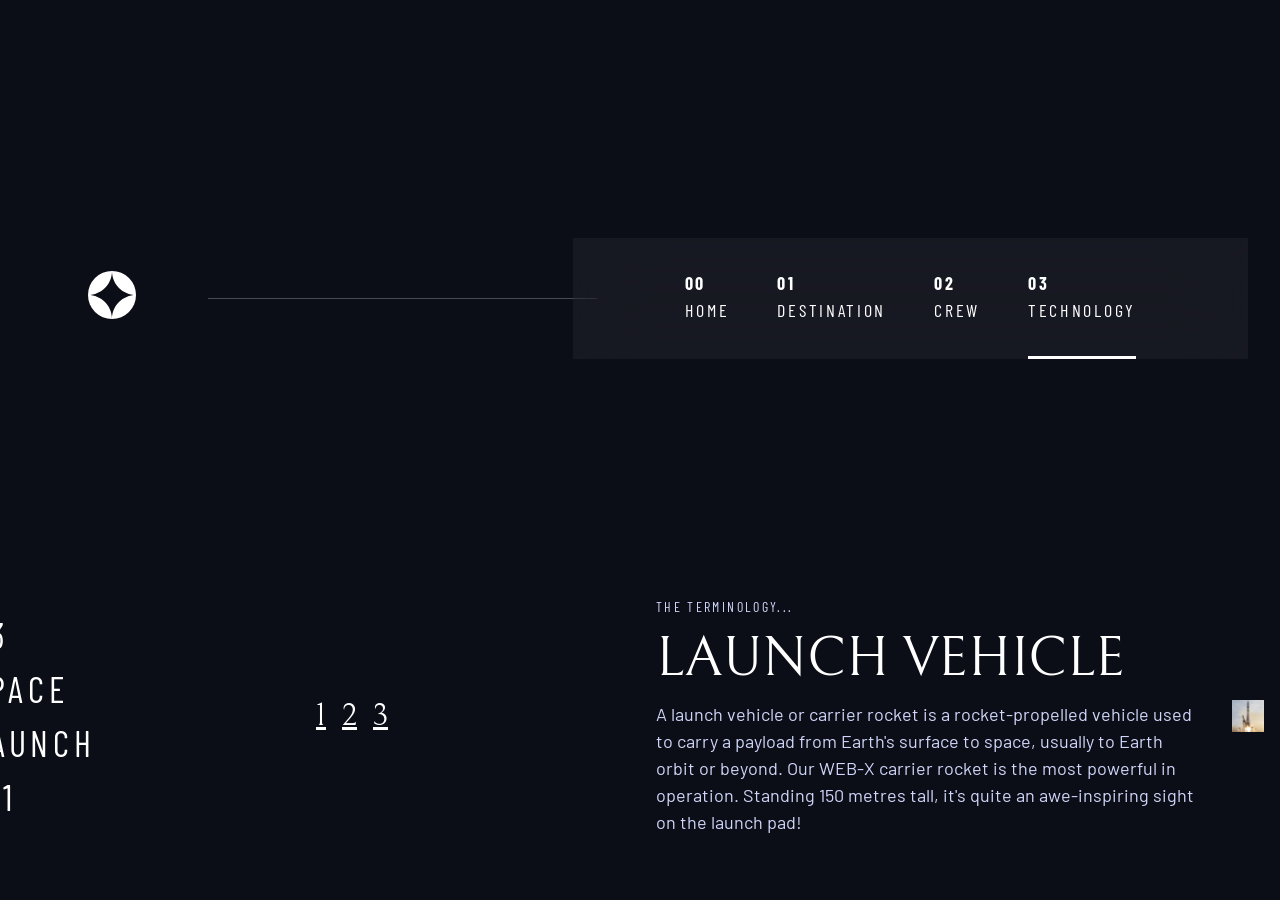
<file: technology-vehicle.html>
<!DOCTYPE html>
<html lang="en">
<head>
  <meta charset="UTF-8">
  <meta name="viewport" content="width=device-width, initial-scale=1.0">
  <link rel="icon" type="image/png" sizes="32x32" href="./assets/favicon-32x32.png">
  
  <link rel="preconnect" href="https://fonts.googleapis.com">
  <link rel="preconnect" href="https://fonts.gstatic.com" crossorigin>
  <link href="https://fonts.googleapis.com/css2?family=Barlow+Condensed:wght@400;700&family=Barlow:wght@400;700&family=Bellefair&display=swap" rel="stylesheet">
  
  <link rel="stylesheet" href="./css/styles.css">
  <title>Space Tourism | Technology - Launch Vehicle</title>
</head>
<body class="technology-page">
  <a class="skip-to-content" href="#main-content"></a>

  <header class="primary-header flex">
    <div class="logo-container">
      <svg xmlns="http://www.w3.org/2000/svg" width="48" height="48" viewBox="0 0 48 48">
        <g fill="none" fill-rule="evenodd">
          <circle cx="24" cy="24" r="24" fill="#FFF"/>
          <path fill="#0B0D17" d="M24 0c0 13.255-10.745 24-24 24 13.255 0 24 10.745 24 24 0-13.255 10.745-24 24-24-13.255 0-24-10.745-24-24z"/>
        </g>
      </svg>
    </div>

    <button class="mobile-nav-toggle" aria-controls="primary-navigation">
      <span class="sr-only" aria-expanded="false">Menu</span>
    </button>

    <nav>
      <ul id="primary-navigation" data-visible="false" class="primary-navigation underline-indicators flex">
        <li>
          <a class="ff-sans-cond uppercase text-white letter-spacing-2" href="index.html">
            <span aria-hidden="true">00</span> Home
          </a>
        </li>
        <li>
          <a class="ff-sans-cond uppercase text-white letter-spacing-2" href="destination-moon.html">
            <span aria-hidden="true">01</span> Destination
          </a>
        </li>
        <li>
          <a class="ff-sans-cond uppercase text-white letter-spacing-2" href="crew-commander.html">
            <span aria-hidden="true">02</span> Crew
          </a>
        </li>
        <li class="active">
          <a class="ff-sans-cond uppercase text-white letter-spacing-2" href="technology-vehicle.html">
            <span aria-hidden="true">03</span> Technology
          </a>
        </li>
      </ul>
    </nav>
  </header>

  <main id="main-content" class="grid-container grid-container--technology">
    <h1 class="numbered-title ff-sans-cond uppercase letter-spacing-1">
      <span aria-hidden="true">03</span> Space launch 101
    </h1>

    <div class="number-indicators flex" role="tablist" aria-label="terminology list">
      <a href="technology-vehicle.html" aria-selected="true" class="ff-serif fs-600 bg-dark text-white">1</a>
      <a href="technology-spaceport.html" aria-selected="false" class="ff-serif fs-600 bg-dark text-white">2</a>
      <a href="technology-capsule.html" aria-selected="false" class="ff-serif fs-600 bg-dark text-white">3</a>
    </div>

    <article class="technology-details" id="vehicle-panel" role="tabpanel" tabindex="0">
      <header>
        <h2 class="fs-200 ff-sans-cond uppercase letter-spacing-3 text-accent">The terminology...</h2>
        <p class="fs-700 uppercase ff-serif">Launch vehicle</p>
      </header>

      <p class="text-accent">
        A launch vehicle or carrier rocket is a rocket-propelled vehicle used to carry a 
        payload from Earth's surface to space, usually to Earth orbit or beyond. Our 
        WEB-X carrier rocket is the most powerful in operation. Standing 150 metres tall, 
        it's quite an awe-inspiring sight on the launch pad!
      </p>
    </article>

    <picture id="vehicle-image">
      <source srcset="./assets/technology/image-launch-vehicle-portrait.jpg" media="(min-width: 45em)">
      <img src="./assets/technology/image-launch-vehicle-landscape.jpg" alt="Launch vehicle">
    </picture>
  </main>

  <script src="./js/navigation.js"></script>
  <script src="./js/main.js"></script>
</body>
</html>
</file>
<file: css/styles.css>
/* ------------------- */
/* Custom Properties   */
/* ------------------- */

:root {
    /* Colors */
    --clr-dark: 11 13 23;
    --clr-light: 208 214 249;
    --clr-white: 255 255 255;
    
    /* Font sizes */
    --fs-900: clamp(5rem, 8vw + 1rem, 9.375rem);
    --fs-800: 3.5rem;
    --fs-700: 1.5rem;
    --fs-600: 1rem;
    --fs-500: 1.75rem;
    --fs-400: 0.9375rem;
    --fs-300: 1rem;
    --fs-200: 0.875rem;
    
    /* Font families */
    --ff-serif: "Bellefair", serif;
    --ff-sans-cond: "Barlow Condensed", sans-serif;
    --ff-sans-normal: "Barlow", sans-serif;
}

.img {
    max-width: 100%;
    height: auto;
}


@media (min-width: 35em) {
    :root {
        --fs-800: 5rem;
        --fs-700: 2.5rem;
        --fs-600: 1.5rem;
        --fs-500: 1.25rem;
        --fs-400: 1rem;
    }
}

@media (min-width: 45em) {
    :root {
        --fs-800: 6.25rem;
        --fs-700: 3.5rem;
        --fs-600: 2rem;
        --fs-500: 1.75rem;
        --fs-400: 1.125rem;
    }
}

/* ------------------- */
/* Reset               */
/* ------------------- */

*,
*::before,
*::after {
    box-sizing: border-box;
}

body,
h1,
h2,
h3,
h4,
h5,
p,
figure,
picture {
    margin: 0;
}

h1,
h2,
h3,
h4,
h5,
h6,
p {
    font-weight: 400;
}

body {
    font-family: var(--ff-sans-normal);
    font-size: var(--fs-400);
    color: rgb(var(--clr-white));
    background-color: rgb(var(--clr-dark));
    line-height: 1.5;
    min-height: 100vh;
    display: grid;
    grid-template-rows: min-content 1fr;
    overflow-x: hidden;
}

img,
picture {
    max-width: 100%;
    display: block;
}

input,
button,
textarea,
select {
    font: inherit;
}

/* ------------------- */
/* Utility Classes     */
/* ------------------- */

.flex {
    display: flex;
    gap: var(--gap, 1rem);
}

.grid {
    display: grid;
    gap: var(--gap, 1rem);
}

.d-block {
    display: block;
}

.uppercase {
    text-transform: uppercase;
}

.ff-serif { font-family: var(--ff-serif); }
.ff-sans-cond { font-family: var(--ff-sans-cond); }
.ff-sans-normal { font-family: var(--ff-sans-normal); }

.letter-spacing-1 { letter-spacing: 4.75px; }
.letter-spacing-2 { letter-spacing: 2.7px; }
.letter-spacing-3 { letter-spacing: 2.35px; }

.text-white { color: rgb(var(--clr-white)); }
.text-accent { color: rgb(var(--clr-light)); }
.text-dark { color: rgb(var(--clr-dark)); }

.bg-white { background-color: rgb(var(--clr-white)); }
.bg-accent { background-color: rgb(var(--clr-light)); }
.bg-dark { background-color: rgb(var(--clr-dark)); }

.fs-900 { font-size: var(--fs-900); }
.fs-800 { font-size: var(--fs-800); }
.fs-700 { font-size: var(--fs-700); }
.fs-600 { font-size: var(--fs-600); }
.fs-500 { font-size: var(--fs-500); }
.fs-400 { font-size: var(--fs-400); }
.fs-300 { font-size: var(--fs-300); }
.fs-200 { font-size: var(--fs-200); }

.sr-only {
  position: absolute;
  width: 1px;
  height: 1px;
  padding: 0;
  margin: -1px;
  overflow: hidden;
  clip: rect(0, 0, 0, 0);
  white-space: nowrap;
  border: 0;
}
/* Contenedor de los puntos */
.dot-indicators {
    gap: 1.5rem;
}

/* El Punto (Dot) base */
.dot-indicators > .dot {
    cursor: pointer;
    border: 0;
    border-radius: 50%;
    width: 15px; /* Tamaño estándar del challenge */
    height: 15px;
    /* Color grisáceo/blanco con baja opacidad para no desentonar */
    background-color: rgba(255, 255, 255, 0.17); 
    transition: background-color 0.3s ease-out;
    display: block;
    text-decoration: none;
}

/* Hover: Se vuelve un gris más claro (50% de opacidad) */
.dot-indicators > .dot:hover,
.dot-indicators > .dot:focus {
    background-color: rgba(255, 255, 255, 0.5);
    outline: none;
}

/* Activo: Blanco puro (100% de opacidad) */
/* El JS añade aria-current="page" automáticamente */
.dot-indicators > .dot[aria-current="page"] {
    background-color: rgba(255, 255, 255, 1);
}
/* ------------------- */
/* Components          */
/* ------------------- */

.primary-header {
    justify-content: space-between;
    align-items: center;
    padding-inline: 2rem;
}

.logo-container {
    margin: 1.5rem clamp(1.5rem, 5vw, 3.5rem);
}

.primary-navigation {
    --gap: clamp(1.5rem, 5vw, 3rem);
    --underline-gap: 2rem;
    list-style: none;
    padding: 0;
    margin: 0;
    background: rgba(255, 255, 255, 0.05);
    backdrop-filter: blur(40px);
}

.primary-navigation a {
    text-decoration: none;
    
}

.primary-navigation a > span {
    font-weight: 700;
    margin-right: 0.5em;
}

.underline-indicators > * {
    cursor: pointer;
    padding: var(--underline-gap, 0.5rem) 0;
    border: 0;
    border-bottom: 0.2rem solid rgba(255, 255, 255, 0);
    transition: border-color 0.3s ease;
}

.underline-indicators > *:hover,
.underline-indicators > *:focus {
    border-color: rgba(255, 255, 255, 0.5);
}

.underline-indicators > .active,
.underline-indicators > [aria-selected="true"] {
    border-color: rgba(255, 255, 255, 1);
}

@media (min-width: 35em) {
    .primary-navigation {
        padding-inline: clamp(3rem, 10vw, 7rem);
    }
}

@media (min-width: 35em) and (max-width: 44.99em) {
    .primary-navigation a > span {
        display: none;
    }
}

@media (min-width: 45em) {
    .primary-header::after {
        content: '';
        display: block;
        position: relative;
        height: 1px;
        width: 100%;
        margin-right: -2.5rem;
        background: rgba(255, 255, 255, 0.25);
        order: 1;
    }
    
    nav { order: 2; }
    
    .primary-navigation {
        margin-block: 2rem;
    }
}

.mobile-nav-toggle {
    display: none;
}

/* Home Layout */
.home-page {
    background-image: url(../assets/home/background-home-mobile.jpg);
    background-size: cover;
    background-position: bottom center;
}

@media (min-width: 35em) {
    .home-page {
        background-position: center center;
        background-image: url(../assets/home/background-home-tablet.jpg);
    }
}

@media (min-width: 45em) {
    .home-page {
        background-image: url(../assets/home/background-home-desktop.jpg);
    }
}

.grid-container {
    display: grid;
    place-items: center;
    padding-inline: 1rem;
    padding-bottom: 4rem;
}

.grid-container p:not([class]) {
    max-width: 44ch;
}

@media (min-width: 45em) {
    .grid-container {
        text-align: left;
        column-gap: var(--container-gap, 2rem);
        grid-template-columns: minmax(1rem, 1fr) repeat(2, minmax(0, 30rem)) minmax(1rem, 1fr);
    }
    
    .grid-container--home {
        padding-bottom: max(6rem, 20vh);
        align-items: end;
    }
    
    .hero-text-content {
        grid-column: 2;
    }
    
    .hero-action-container {
        grid-column: 3;
    }
}

/* Buttons */
.large-button {
    font-size: 2rem;
    position: relative;
    z-index: 1;
    display: inline-grid;
    place-items: center;
    padding: 0 2em;
    border-radius: 50%;
    aspect-ratio: 1;
    text-decoration: none;
    transition: box-shadow 0.5s ease-in-out;
}

.large-button::after {
    content: '';
    position: absolute;
    z-index: -1;
    width: 100%;
    height: 100%;
    background: rgba(255, 255, 255, 0.1);
    border-radius: 50%;
    opacity: 0;
    transition: opacity 500ms linear, transform 750ms ease-in-out;
}

.large-button:hover::after,
.large-button:focus::after {
    opacity: 1;
    transform: scale(1.5);
}
/* --- MOBILE LAYOUT (≤ 480px) --- */
@media (max-width: 30em) {
    body {
        text-align: center;
    }

    /* Navegación: Menú lateral oculto por defecto */
    .primary-navigation {
        position: fixed;
        z-index: 1000;
        inset: 0 0 0 30%; /* Ocupa el 70% derecho */
        flex-direction: column;
        padding: min(20rem, 15vh) 2rem;
        background: hsl(var(--clr-dark) / 0.9);
        backdrop-filter: blur(1.5rem);
        transform: translateX(100%);
        transition: transform 350ms ease-out;
    }

    .primary-navigation[data-visible="true"] {
        transform: translateX(0%);
    }

    .mobile-nav-toggle {
        display: block; /* Asegúrate que tu botón hamburguesa tenga esta clase */
    }

    /* Grids: Una sola columna para todo */
    .grid-container {
        grid-template-columns: 1fr;
        grid-template-areas: none !important; /* Rompemos áreas complejas de desktop */
        place-items: center;
        padding-inline: 1rem;
    }

    /* Reordenamiento visual para Crew y Destination */
    .grid-container--crew > picture,
    .grid-container--destination > picture {
        order: -1; /* La imagen sube al principio en mobile */
        margin-bottom: 2rem;
    }
}
/* --- TABLET LAYOUT (481px – 768px) --- */
@media (min-width: 30.01em) and (max-width: 63.99em) {
    .primary-navigation {
        padding-inline: clamp(1rem, 5vw, 3rem);
    }

    .grid-container {
        padding-inline: 3rem;
        padding-bottom: 4rem;
    }

    /* En tablet la imagen suele ir debajo del contenido pero centrada */
    .grid-container--destination, 
    .grid-container--crew,
    .grid-container--technology {
        grid-template-columns: 1fr;
    }

    .numbered-title {
        justify-self: start;
        margin-top: 2rem;
    }
}
/* --- DESKTOP REFINEMENTS (≥ 1024px) --- */
@media (min-width: 64em) {
    .mobile-nav-toggle {
        display: none;
    }

    .primary-navigation {
        transform: translateX(0); /* Siempre visible */
    }

    .grid-container {
        text-align: left;
        grid-template-columns: minmax(2rem, 1fr) repeat(2, minmax(0, 40rem)) minmax(2rem, 1fr);
    }
}
</file>
